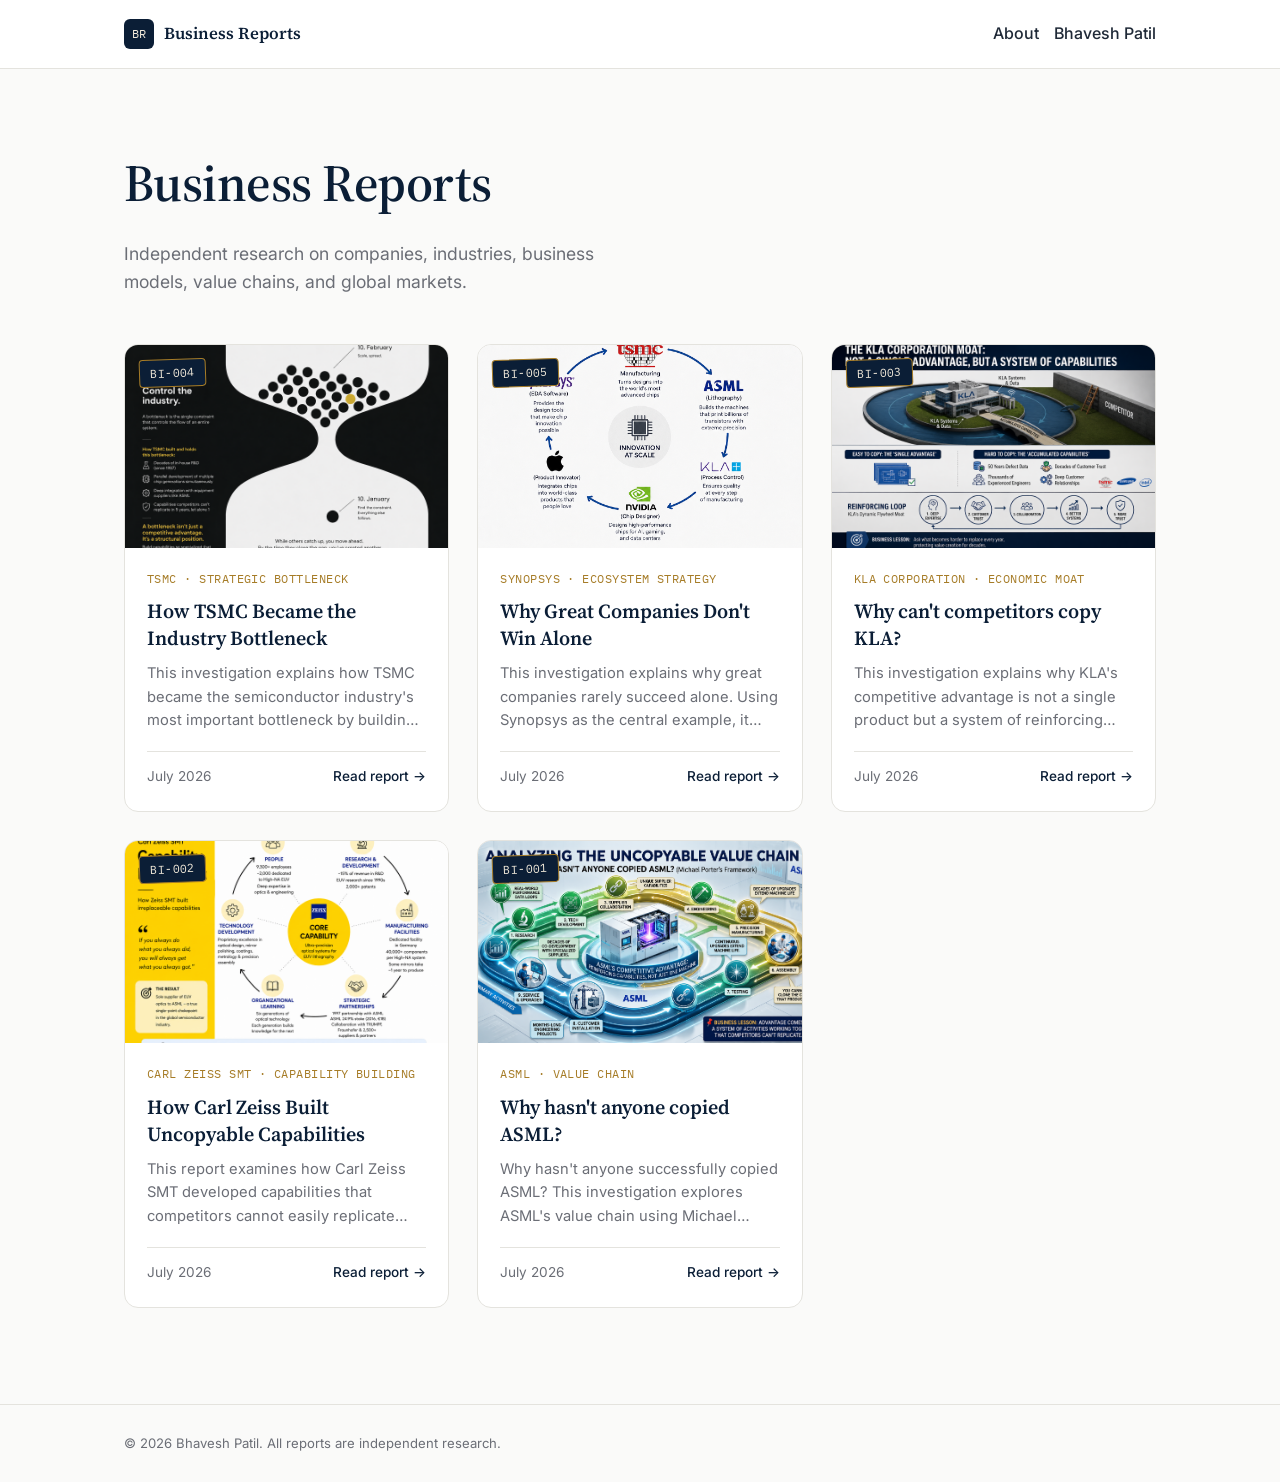
<file: index.html>
<!DOCTYPE html>
<html lang="en">
<head>
  <meta charset="UTF-8" />
  <meta name="viewport" content="width=device-width, initial-scale=1.0" />
  <title>Business Reports — Independent research by Bhavesh Patil</title>
  <meta name="description" content="Independent research on companies, industries, business models, value chains, and global markets." />
  <link rel="icon" type="image/svg+xml" href="assets/images/favicon.svg" />

  <link rel="preconnect" href="https://fonts.googleapis.com" />
  <link rel="preconnect" href="https://fonts.gstatic.com" crossorigin />
  <link href="https://fonts.googleapis.com/css2?family=Source+Serif+4:opsz,wght@8..60,400;8..60,600;8..60,700&family=Inter:wght@400;500;600&family=IBM+Plex+Mono:wght@500&display=swap" rel="stylesheet" />

  <link rel="stylesheet" href="style.css" />
</head>
<body>

<header class="site-header">
  <div class="wrap site-header__inner">

    <a class="brand" href="index.html">
      <span class="brand__mark">BR</span>
      <span class="brand__name">Business Reports</span>
    </a>

    <nav class="site-nav">

      <a href="about.html">About</a>

      <a
        href="https://www.linkedin.com/in/bhaveshh-patill"
        target="_blank"
        rel="noopener noreferrer"
      >
        Bhavesh Patil
      </a>

    </nav>

  </div>
</header>

  <main>
    <section class="hero">
      <div class="wrap">
        <h1 class="hero__title">Business Reports</h1>
        <p class="hero__tagline">Independent research on companies, industries, business models, value chains, and global markets.</p>
      </div>
    </section>

    <section class="reports">
      <div class="wrap">
        <p id="grid-state" class="state-message" role="status" hidden></p>
        <div id="report-grid" class="grid" aria-live="polite"></div>
      </div>
    </section>
  </main>

  <footer class="site-footer">
    <div class="wrap">
      <p>&copy; 2026 Bhavesh Patil. All reports are independent research.</p>
    </div>
  </footer>

  <noscript>
    <p class="wrap">This site needs JavaScript enabled to display reports.</p>
  </noscript>

  <script type="module" src="js/home.js"></script>
</body>
</html>
</file>
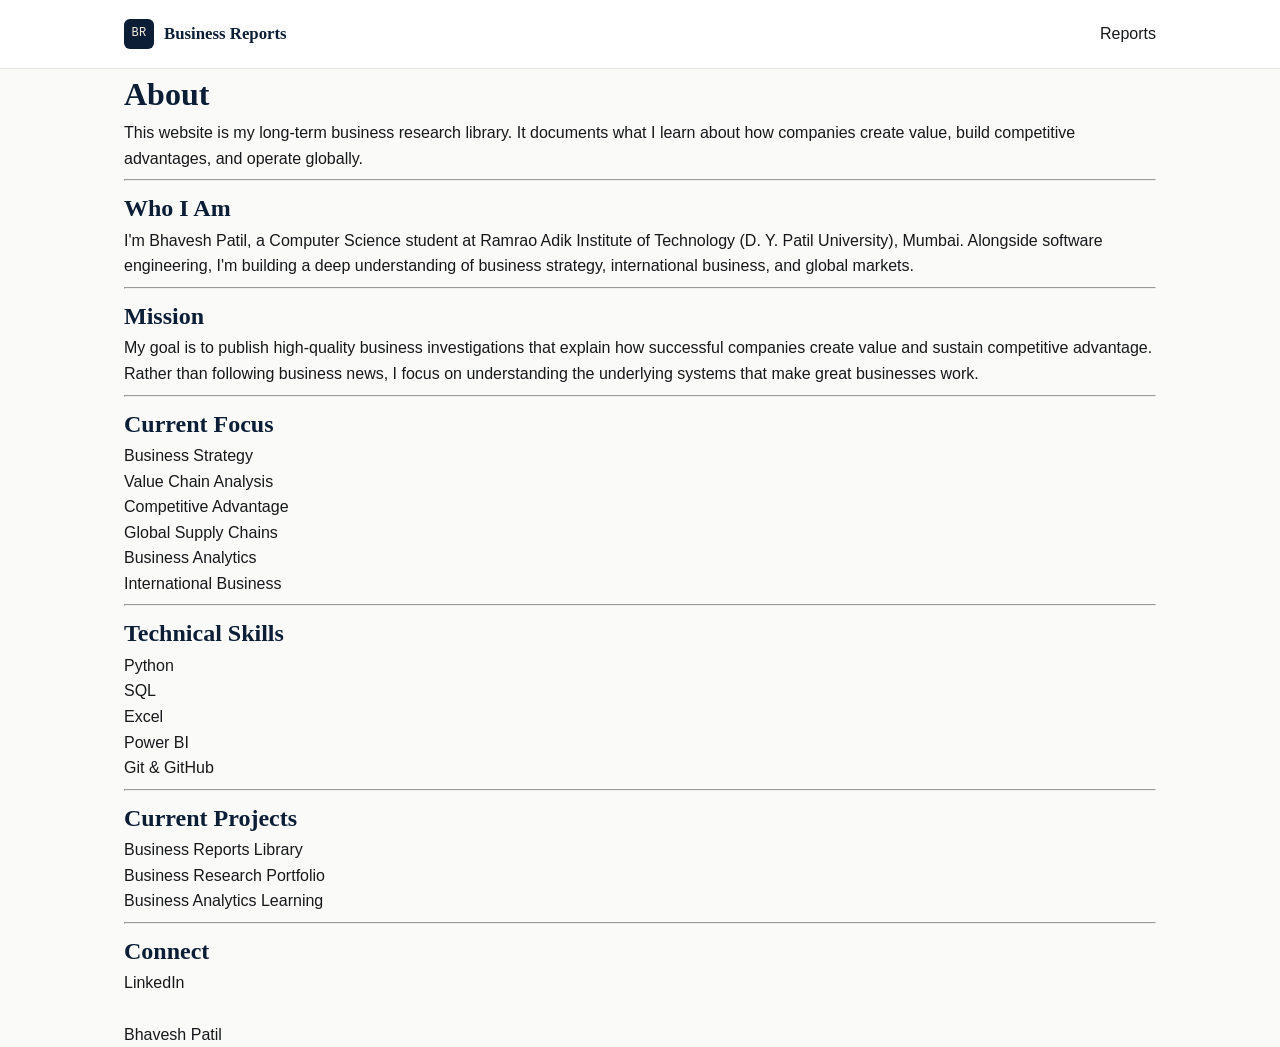
<file: about.html>
<!DOCTYPE html>
<html lang="en">

<head>
    <meta charset="UTF-8">
    <meta name="viewport" content="width=device-width, initial-scale=1.0">
    <title>About | Business Reports</title>

    <link rel="icon" href="assets/images/favicon.svg">
    <link rel="stylesheet" href="style.css">
</head>

<body>

<header class="site-header">
    <div class="wrap site-header__inner">

        <a class="brand" href="index.html">
            <span class="brand__mark">BR</span>
            <span class="brand__name">Business Reports</span>
        </a>

        <nav>
            <a href="index.html">Reports</a>
        </nav>

    </div>
</header>

<main class="wrap">

<h1>About</h1>

<p>
This website is my long-term business research library.
It documents what I learn about how companies create value,
build competitive advantages, and operate globally.
</p>

<hr>

<h2>Who I Am</h2>

<p>
I'm Bhavesh Patil, a Computer Science student at
Ramrao Adik Institute of Technology (D. Y. Patil University), Mumbai.

Alongside software engineering, I'm building a deep understanding
of business strategy, international business, and global markets.
</p>

<hr>

<h2>Mission</h2>

<p>
My goal is to publish high-quality business investigations that explain
how successful companies create value and sustain competitive advantage.

Rather than following business news,
I focus on understanding the underlying systems that make great businesses work.
</p>

<hr>

<h2>Current Focus</h2>

<ul>
<li>Business Strategy</li>
<li>Value Chain Analysis</li>
<li>Competitive Advantage</li>
<li>Global Supply Chains</li>
<li>Business Analytics</li>
<li>International Business</li>
</ul>

<hr>

<h2>Technical Skills</h2>

<ul>
<li>Python</li>
<li>SQL</li>
<li>Excel</li>
<li>Power BI</li>
<li>Git & GitHub</li>
</ul>

<hr>

<h2>Current Projects</h2>

<ul>
<li>Business Reports Library</li>
<li>Business Research Portfolio</li>
<li>Business Analytics Learning</li>
</ul>

<hr>

<h2>Connect</h2>

<p>

LinkedIn

<br><br>

<a href="https://www.linkedin.com/in/bhaveshh-patill"
target="_blank">

Bhavesh Patil

</a>

</p>

</main>

</body>

</html>
</file>
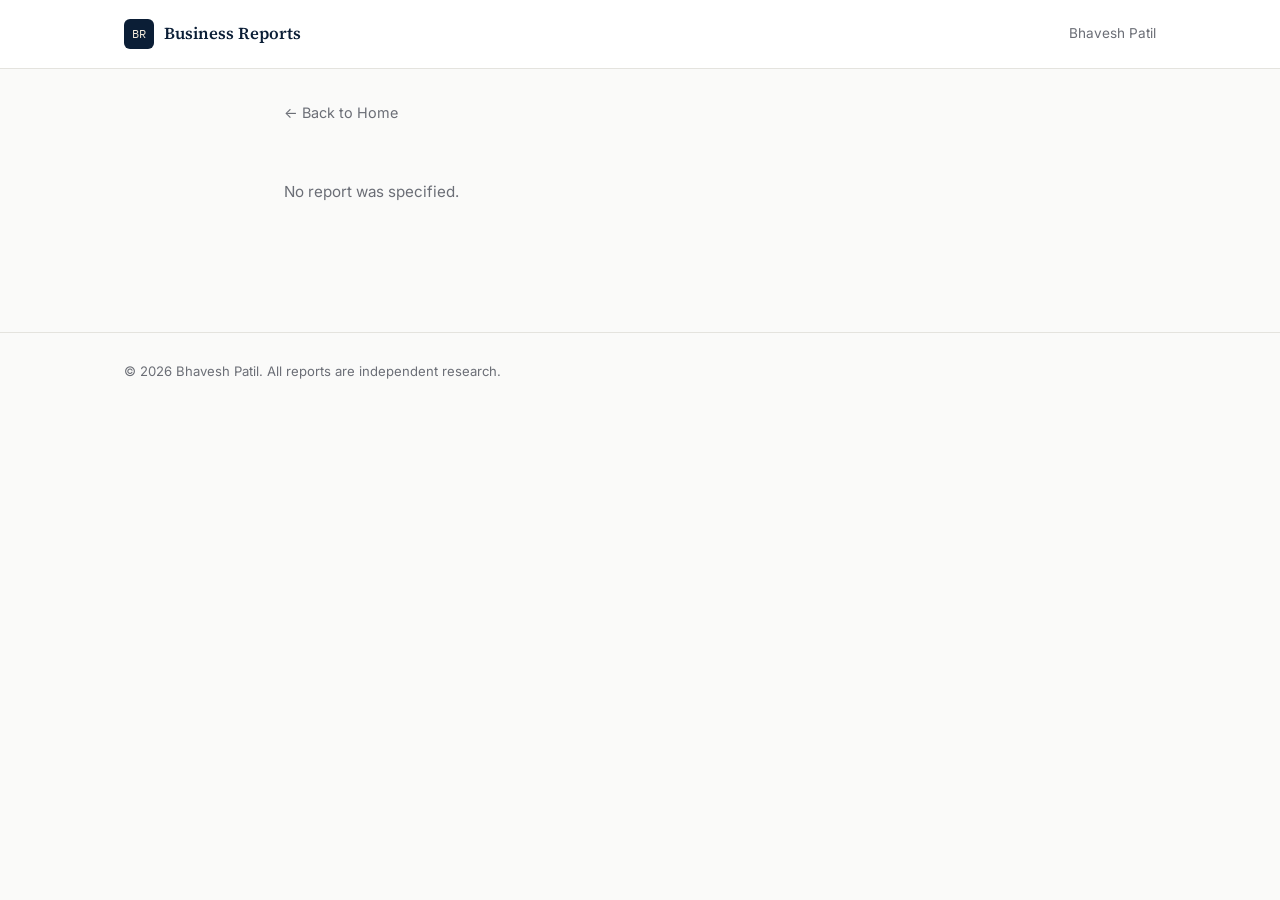
<file: reports/report.html>
<!DOCTYPE html>
<html lang="en">
<head>
  <meta charset="UTF-8" />
  <meta name="viewport" content="width=device-width, initial-scale=1.0" />
  <title>Report — Business Reports</title>
  <link rel="icon" type="image/svg+xml" href="../assets/images/favicon.svg" />

  <link rel="preconnect" href="https://fonts.googleapis.com" />
  <link rel="preconnect" href="https://fonts.gstatic.com" crossorigin />
  <link href="https://fonts.googleapis.com/css2?family=Source+Serif+4:opsz,wght@8..60,400;8..60,600;8..60,700&family=Inter:wght@400;500;600&family=IBM+Plex+Mono:wght@500&display=swap" rel="stylesheet" />

  <link rel="stylesheet" href="../style.css" />
</head>
<body>

  <header class="site-header">
    <div class="wrap site-header__inner">
      <a class="brand" href="../index.html">
        <span class="brand__mark" aria-hidden="true">BR</span>
        <span class="brand__name">Business Reports</span>
      </a>
      <a class="brand__author" href="www.linkedin.com/in/bhaveshh-patill" target="_blank" rel="noopener">Bhavesh Patil</a>
    </div>
  </header>

  <main>
    <div class="wrap report-page">
      <a class="back-link" href="../index.html">&larr; Back to Home</a>

      <p id="report-state" class="state-message" role="status" hidden></p>
      <article id="report-root" aria-live="polite"></article>
    </div>
  </main>

  <footer class="site-footer">
    <div class="wrap">
      <p>&copy; 2026 Bhavesh Patil. All reports are independent research.</p>
    </div>
  </footer>

  <noscript>
    <p class="wrap">This page needs JavaScript enabled to display the report.</p>
  </noscript>

  <script type="module" src="../js/report.js"></script>
</body>
</html>
</file>
<file: style.css>
/* ==========================================================================
   Business Reports — Design System
   Palette:  navy (authority) + antique gold (accent, used sparingly)
   Type:     Source Serif 4 (headlines) / Inter (body & UI) / IBM Plex Mono (case-file data)
   Signature: the "stamp" badge — report IDs read like a case file number
   ========================================================================== */

:root {
  /* Color */
  --color-navy-900: #0b1e36;
  --color-navy-700: #14314f;
  --color-gold-600: #a67c27;
  --color-gold-100: #f4ecdc;
  --color-paper: #fafaf9;
  --color-surface: #ffffff;
  --color-ink: #17181a;
  --color-muted: #6b6e76;
  --color-line: #e4e3de;

  /* Type */
  --font-display: "Source Serif 4", Georgia, serif;
  --font-body: "Inter", -apple-system, BlinkMacSystemFont, "Segoe UI", sans-serif;
  --font-mono: "IBM Plex Mono", ui-monospace, Menlo, monospace;

  /* Layout */
  --wrap-max: 1080px;
  --radius: 10px;
  --radius-lg: 14px;
  --border: 1px solid var(--color-line);
}

/* ---- Reset ---- */
* {
  box-sizing: border-box;
}

html {
  -webkit-text-size-adjust: 100%;
}

body {
  margin: 0;
  background: var(--color-paper);
  color: var(--color-ink);
  font-family: var(--font-body);
  font-size: 16px;
  line-height: 1.6;
  -webkit-font-smoothing: antialiased;
}

img {
  max-width: 100%;
  display: block;
}

a {
  color: inherit;
  text-decoration: none;
}

ul {
  list-style: none;
  margin: 0;
  padding: 0;
}

h1, h2, h3 {
  font-family: var(--font-display);
  margin: 0;
  font-weight: 600;
  color: var(--color-navy-900);
}

p {
  margin: 0;
}

:focus-visible {
  outline: 2px solid var(--color-gold-600);
  outline-offset: 3px;
}

@media (prefers-reduced-motion: reduce) {
  * {
    animation-duration: 0.001ms !important;
    transition-duration: 0.001ms !important;
  }
}

.wrap {
  max-width: var(--wrap-max);
  margin: 0 auto;
  padding: 0 24px;
}

/* ---- Header ---- */
.site-header {
  border-bottom: var(--border);
  background: var(--color-surface);
}

.site-header__inner {
  display: flex;
  align-items: center;
  justify-content: space-between;
  height: 68px;
}

.brand {
  display: flex;
  align-items: center;
  gap: 10px;
}

.brand__mark {
  display: inline-flex;
  align-items: center;
  justify-content: center;
  width: 30px;
  height: 30px;
  border-radius: 6px;
  background: var(--color-navy-900);
  color: var(--color-gold-100);
  font-family: var(--font-mono);
  font-size: 12px;
  letter-spacing: 0.02em;
}

.brand__name {
  font-family: var(--font-display);
  font-weight: 600;
  font-size: 1.05rem;
  color: var(--color-navy-900);
}

.brand__author {
  font-size: 0.85rem;
  color: var(--color-muted);
  transition: color 0.15s ease;
}

.brand__author:hover {
  color: var(--color-navy-900);
}

/* ---- Hero ---- */
.hero {
  padding: 72px 0 48px;
}

.hero__title {
  font-size: clamp(2.25rem, 5vw, 3.25rem);
  letter-spacing: -0.01em;
  margin-bottom: 16px;
}

.hero__tagline {
  max-width: 46ch;
  font-size: 1.1rem;
  color: var(--color-muted);
}

/* ---- State messages (empty / error) ---- */
.state-message {
  color: var(--color-muted);
  padding: 32px 0;
  font-size: 0.95rem;
}

/* ---- Report grid & cards ---- */
.reports {
  padding-bottom: 96px;
}

.grid {
  display: grid;
  grid-template-columns: repeat(auto-fill, minmax(300px, 1fr));
  gap: 28px;
}

.card {
  border: var(--border);
  border-radius: var(--radius-lg);
  background: var(--color-surface);
  overflow: hidden;
  transition: border-color 0.15s ease, transform 0.15s ease;
}

.card:hover {
  border-color: var(--color-navy-700);
  transform: translateY(-2px);
}

.card__link {
  display: block;
}

.card__cover {
  position: relative;
  aspect-ratio: 16 / 10;
  background: var(--color-navy-900);
  overflow: hidden;
}

.card__cover img {
  width: 100%;
  height: 100%;
  object-fit: cover;
}

/* The "stamp" — the site's signature element. A case-file number,
   set in mono type on a navy tag, tilted slightly like something
   physically stamped onto a folder. Reused on the report page header. */
.stamp {
  position: absolute;
  top: 14px;
  left: 14px;
  display: inline-block;
  padding: 4px 10px;
  background: var(--color-navy-900);
  color: var(--color-gold-100);
  font-family: var(--font-mono);
  font-size: 0.72rem;
  letter-spacing: 0.04em;
  border-radius: 4px;
  border: 1px solid var(--color-gold-600);
  transform: rotate(-2deg);
}

.card__body {
  padding: 22px 22px 24px;
}

.card__meta {
  font-family: var(--font-mono);
  font-size: 0.72rem;
  letter-spacing: 0.04em;
  text-transform: uppercase;
  color: var(--color-gold-600);
  margin-bottom: 10px;
}

.card__title {
  font-size: 1.25rem;
  line-height: 1.35;
  margin-bottom: 10px;
}

.card__summary {
  color: var(--color-muted);
  font-size: 0.92rem;
  margin-bottom: 18px;
  display: -webkit-box;
  -webkit-line-clamp: 3;
  -webkit-box-orient: vertical;
  overflow: hidden;
}

.card__footer {
  display: flex;
  align-items: center;
  justify-content: space-between;
  border-top: var(--border);
  padding-top: 14px;
  font-size: 0.85rem;
}

.card__date {
  color: var(--color-muted);
}

.card__cta {
  color: var(--color-navy-900);
  font-weight: 500;
}

/* ---- Report page ---- */
.back-link {
  display: inline-block;
  margin: 32px 0 24px;
  color: var(--color-muted);
  font-size: 0.9rem;
}

.back-link:hover {
  color: var(--color-navy-900);
}

.report-page {
  max-width: 760px;
  padding-bottom: 96px;
}

.report-header {
  margin-bottom: 40px;
}

.report-header .stamp {
  position: static;
  transform: rotate(-2deg);
  margin-bottom: 18px;
}

.report-title {
  font-size: clamp(1.75rem, 4vw, 2.5rem);
  line-height: 1.3;
  margin-bottom: 24px;
}

.report-meta {
  display: flex;
  flex-wrap: wrap;
  gap: 20px 32px;
  border-top: var(--border);
  border-bottom: var(--border);
  padding: 16px 0;
}

.report-meta li {
  font-size: 0.9rem;
  color: var(--color-ink);
}

.report-meta__label {
  display: block;
  font-family: var(--font-mono);
  font-size: 0.68rem;
  letter-spacing: 0.05em;
  text-transform: uppercase;
  color: var(--color-muted);
  margin-bottom: 4px;
}

.report-section {
  margin-bottom: 44px;
}

.report-section__label {
  font-family: var(--font-mono);
  font-size: 0.78rem;
  letter-spacing: 0.04em;
  text-transform: uppercase;
  color: var(--color-gold-600);
  font-weight: 500;
  margin-bottom: 14px;
}

.report-summary {
  font-family: var(--font-display);
  font-size: 1.2rem;
  line-height: 1.6;
  color: var(--color-navy-900);
}

.report-lessons {
  background: var(--color-gold-100);
  border: 1px solid var(--color-gold-600);
  border-radius: var(--radius);
  padding: 24px 28px;
}

.report-lessons .report-section__label {
  color: var(--color-navy-900);
}

.report-lessons__list li {
  position: relative;
  padding-left: 20px;
  margin-bottom: 10px;
  font-size: 0.98rem;
}

.report-lessons__list li:last-child {
  margin-bottom: 0;
}

.report-lessons__list li::before {
  content: "";
  position: absolute;
  left: 0;
  top: 0.6em;
  width: 6px;
  height: 6px;
  border-radius: 50%;
  background: var(--color-gold-600);
}

.report-pdf__header {
  display: flex;
  align-items: center;
  justify-content: space-between;
  gap: 16px;
  margin-bottom: 14px;
}

.report-pdf__frame {
  border: var(--border);
  border-radius: var(--radius);
  overflow: hidden;
  background: var(--color-surface);
}

.report-pdf__frame iframe {
  width: 100%;
  height: 70vh;
  min-height: 420px;
  border: 0;
  display: block;
}

.button {
  display: inline-flex;
  align-items: center;
  gap: 8px;
  padding: 10px 18px;
  background: var(--color-navy-900);
  color: var(--color-paper);
  border-radius: 8px;
  font-size: 0.88rem;
  font-weight: 500;
  white-space: nowrap;
  transition: background 0.15s ease;
}

.button:hover {
  background: var(--color-navy-700);
}

/* ---- Footer ---- */
.site-footer {
  border-top: var(--border);
}

.site-footer .wrap {
  padding: 28px 24px;
  font-size: 0.82rem;
  color: var(--color-muted);
}

/* ---- Responsive ---- */
@media (max-width: 640px) {
  .site-header__inner {
    height: 60px;
  }

  .brand__author {
    display: none;
  }

  .hero {
    padding: 48px 0 32px;
  }

  .grid {
    grid-template-columns: 1fr;
  }

  .report-pdf__header {
    flex-direction: column;
    align-items: flex-start;
  }
}
.site-nav {
    display: flex;
    align-items: center;
    gap: 15px;
}

.site-nav a {
    text-decoration: none;
    color: #1f2937;
    font-weight: 500;
    transition: color 0.2s ease;
}

.site-nav a:hover {
    color: #0f172a;
}
</file>
